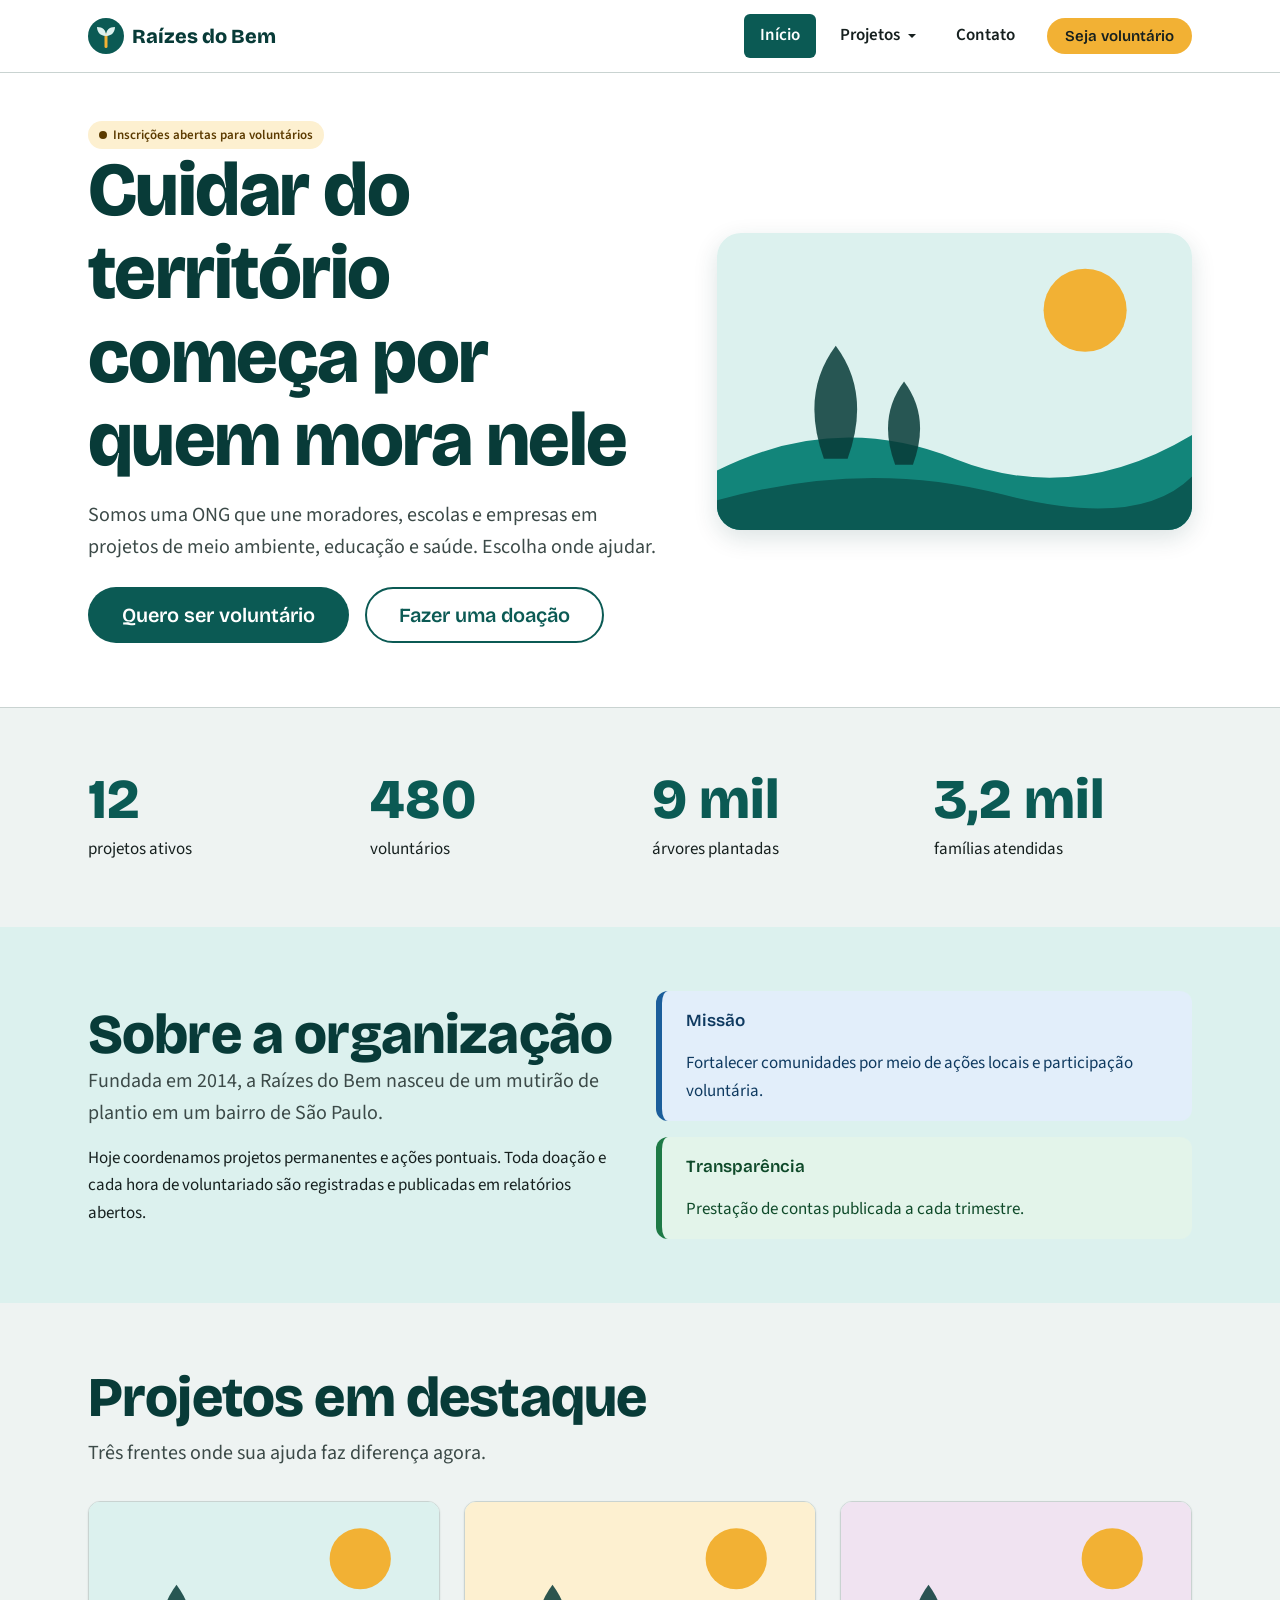
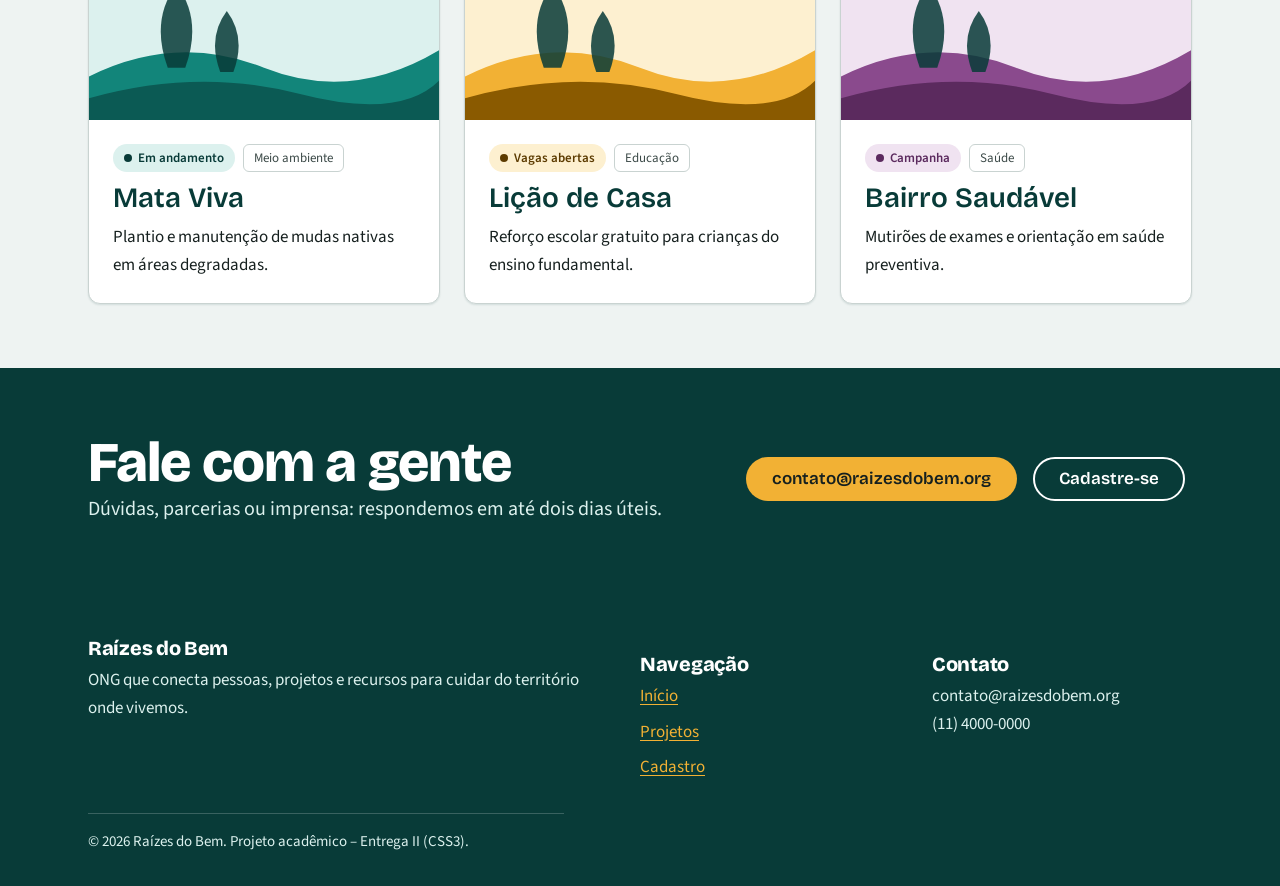
<file: index.html>
<!DOCTYPE html>
<html lang="pt-BR">
<head>
  <meta charset="UTF-8">
  <meta name="viewport" content="width=device-width, initial-scale=1">
  <title>Início | Raízes do Bem</title>
  <meta name="description" content="Raízes do Bem: ONG de meio ambiente, educação e saúde. Conheça os projetos, doe e seja voluntário.">
  <link rel="preconnect" href="https://fonts.googleapis.com">
  <link rel="preconnect" href="https://fonts.gstatic.com" crossorigin>
  <link href="https://fonts.googleapis.com/css2?family=Bricolage+Grotesque:wght@600;800&family=Source+Sans+3:wght@400;600&display=swap" rel="stylesheet">
  <link rel="stylesheet" href="css/main.css">
</head>
<body>
<a class="skip-link" href="#conteudo">Ir para o conteúdo</a>
<div class="page">
<header class="site-header">
  <div class="container site-header__bar">
    <a class="brand" href="index.html"><img class="brand__mark" src="images/logo.svg" alt="" width="36" height="36">Raízes do Bem</a>
    <input class="nav-toggle" type="checkbox" id="nav-toggle" aria-label="Abrir menu">
    <label class="nav-burger" for="nav-toggle"><span></span><span></span><span></span><span class="visually-hidden">Menu</span></label>
    <nav class="nav" aria-label="Principal">
      <ul class="nav__list">
        <li class="nav__item"><a class="nav__link" href="index.html" aria-current="page">Início</a></li>
        <li class="nav__item">
          <a class="nav__link nav__link--parent" href="projetos.html">Projetos</a>
          <ul class="submenu">
            <li><a href="projetos.html#meio-ambiente">Meio ambiente</a></li>
            <li><a href="projetos.html#educacao">Educação</a></li>
            <li><a href="projetos.html#saude">Saúde</a></li>
            <li><a href="projetos.html#como-doar">Como doar</a></li>
          </ul>
        </li>
        <li class="nav__item"><a class="nav__link" href="index.html#contato">Contato</a></li>
        <li class="nav__item nav__cta"><a class="btn btn--secondary btn--sm" href="cadastro.html">Seja voluntário</a></li>
      </ul>
    </nav>
  </div>
</header>
<main id="conteudo">
<section class="hero" aria-labelledby="titulo-hero">
  <div class="container hero__inner">
    <div>
      <span class="badge badge--secondary">Inscrições abertas para voluntários</span>
      <h1 id="titulo-hero">Cuidar do território começa por quem mora nele</h1>
      <p class="lead">Somos uma ONG que une moradores, escolas e empresas em projetos de meio ambiente, educação e saúde. Escolha onde ajudar.</p>
      <div class="hero__actions">
        <a class="btn btn--primary btn--lg" href="cadastro.html">Quero ser voluntário</a>
        <a class="btn btn--outline btn--lg" href="projetos.html#como-doar">Fazer uma doação</a>
      </div>
    </div>
    <div class="hero__media"><img src="images/hero.svg" alt="Ilustração de mudas crescendo sob o sol" width="800" height="500"></div>
  </div>
</section>

<section class="section" aria-labelledby="titulo-numeros">
  <div class="container">
    <h2 id="titulo-numeros" class="visually-hidden">Nossos números</h2>
    <div class="stats">
      <div><span class="stat">12</span><span>projetos ativos</span></div>
      <div><span class="stat">480</span><span>voluntários</span></div>
      <div><span class="stat">9 mil</span><span>árvores plantadas</span></div>
      <div><span class="stat">3,2 mil</span><span>famílias atendidas</span></div>
    </div>
  </div>
</section>

<section class="section section--tint" aria-labelledby="titulo-sobre">
  <div class="container grid grid--align-center grid--gap-lg">
    <div class="col-12 col-md-6">
      <h2 id="titulo-sobre">Sobre a organização</h2>
      <p class="lead">Fundada em 2014, a Raízes do Bem nasceu de um mutirão de plantio em um bairro de São Paulo.</p>
      <p>Hoje coordenamos projetos permanentes e ações pontuais. Toda doação e cada hora de voluntariado são registradas e publicadas em relatórios abertos.</p>
    </div>
    <div class="col-12 col-md-6">
      <ul class="stack" role="list">
        <li class="alert alert--info"><div><p class="alert__title">Missão</p><p>Fortalecer comunidades por meio de ações locais e participação voluntária.</p></div></li>
        <li class="alert alert--success"><div><p class="alert__title">Transparência</p><p>Prestação de contas publicada a cada trimestre.</p></div></li>
      </ul>
    </div>
  </div>
</section>

<section class="section" aria-labelledby="titulo-destaques">
  <div class="container">
    <div class="section__head"><h2 id="titulo-destaques">Projetos em destaque</h2><p class="lead">Três frentes onde sua ajuda faz diferença agora.</p></div>
    <div class="grid">
      <article class="card col-12 col-md-6 col-lg-4">
        <img class="card__media" src="images/projeto-mata.svg" alt="Ilustração de mudas de árvores" width="800" height="500" loading="lazy">
        <div class="card__body"><div class="card__meta"><span class="badge badge--primary">Em andamento</span><span class="tag">Meio ambiente</span></div><h3 class="card__title"><a href="projetos.html#meio-ambiente">Mata Viva</a></h3><p>Plantio e manutenção de mudas nativas em áreas degradadas.</p></div>
      </article>
      <article class="card col-12 col-md-6 col-lg-4">
        <img class="card__media" src="images/projeto-educacao.svg" alt="Ilustração de reforço escolar" width="800" height="500" loading="lazy">
        <div class="card__body"><div class="card__meta"><span class="badge badge--secondary">Vagas abertas</span><span class="tag">Educação</span></div><h3 class="card__title"><a href="projetos.html#educacao">Lição de Casa</a></h3><p>Reforço escolar gratuito para crianças do ensino fundamental.</p></div>
      </article>
      <article class="card col-12 col-md-6 col-lg-4">
        <img class="card__media" src="images/projeto-saude.svg" alt="Ilustração de campanha de saúde" width="800" height="500" loading="lazy">
        <div class="card__body"><div class="card__meta"><span class="badge badge--accent">Campanha</span><span class="tag">Saúde</span></div><h3 class="card__title"><a href="projetos.html#saude">Bairro Saudável</a></h3><p>Mutirões de exames e orientação em saúde preventiva.</p></div>
      </article>
    </div>
  </div>
</section>

<section class="section section--dark" id="contato" aria-labelledby="titulo-contato">
  <div class="container grid grid--align-center">
    <div class="col-12 col-lg-7"><h2 id="titulo-contato">Fale com a gente</h2><p class="lead">Dúvidas, parcerias ou imprensa: respondemos em até dois dias úteis.</p></div>
    <div class="col-12 col-lg-5 flex flex--wrap flex--gap-2"><a class="btn btn--secondary" href="mailto:contato@raizesdobem.org">contato@raizesdobem.org</a><a class="btn btn--outline" href="cadastro.html">Cadastre-se</a></div>
  </div>
</section>
</main>
<footer class="site-footer">
  <div class="container">
    <div class="site-footer__grid stack">
      <div><h2>Raízes do Bem</h2><p>ONG que conecta pessoas, projetos e recursos para cuidar do território onde vivemos.</p></div>
      <nav aria-label="Rodapé"><h2>Navegação</h2><ul><li><a href="index.html">Início</a></li><li><a href="projetos.html">Projetos</a></li><li><a href="cadastro.html">Cadastro</a></li></ul></nav>
      <div><h2>Contato</h2><p>contato@raizesdobem.org<br>(11) 4000-0000</p></div>
    </div>
    <p class="site-footer__bottom">© 2026 Raízes do Bem. Projeto acadêmico – Entrega II (CSS3).</p>
  </div>
</footer>
</div>
<script src="js/main.js" defer></script>
</body>
</html>
</file>
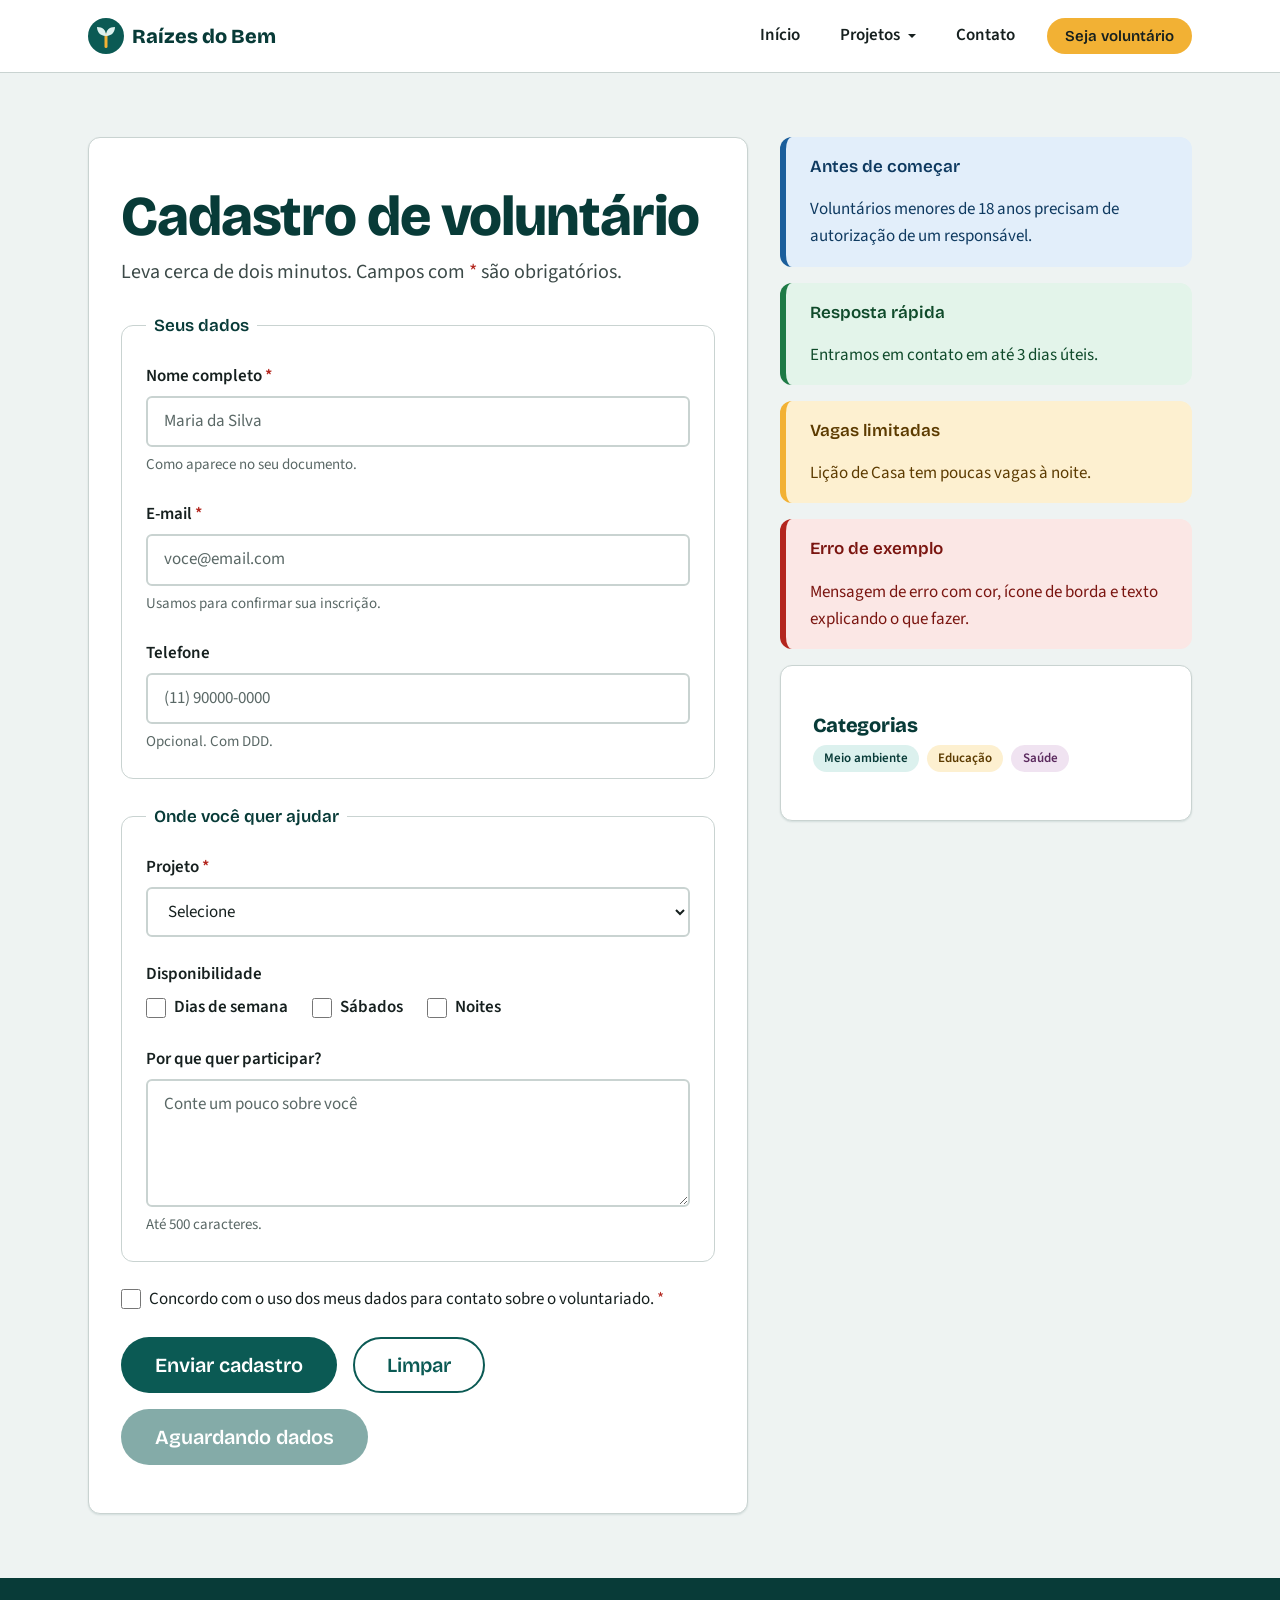
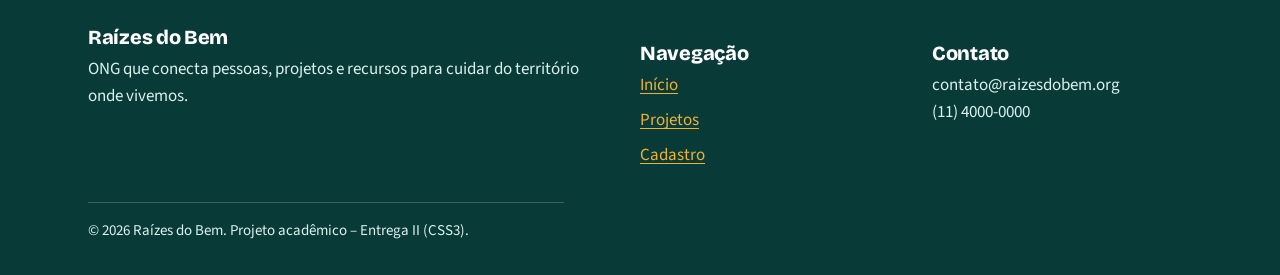
<file: cadastro.html>
<!DOCTYPE html>
<html lang="pt-BR">
<head>
  <meta charset="UTF-8">
  <meta name="viewport" content="width=device-width, initial-scale=1">
  <title>Cadastro de voluntário | Raízes do Bem</title>
  <meta name="description" content="Cadastre-se como voluntário da Raízes do Bem e escolha o projeto em que quer ajudar.">
  <link rel="preconnect" href="https://fonts.googleapis.com">
  <link rel="preconnect" href="https://fonts.gstatic.com" crossorigin>
  <link href="https://fonts.googleapis.com/css2?family=Bricolage+Grotesque:wght@600;800&family=Source+Sans+3:wght@400;600&display=swap" rel="stylesheet">
  <link rel="stylesheet" href="css/main.css">
</head>
<body>
<a class="skip-link" href="#conteudo">Ir para o conteúdo</a>
<div class="page">
<header class="site-header">
  <div class="container site-header__bar">
    <a class="brand" href="index.html"><img class="brand__mark" src="images/logo.svg" alt="" width="36" height="36">Raízes do Bem</a>
    <input class="nav-toggle" type="checkbox" id="nav-toggle" aria-label="Abrir menu">
    <label class="nav-burger" for="nav-toggle"><span></span><span></span><span></span><span class="visually-hidden">Menu</span></label>
    <nav class="nav" aria-label="Principal">
      <ul class="nav__list">
        <li class="nav__item"><a class="nav__link" href="index.html">Início</a></li>
        <li class="nav__item">
          <a class="nav__link nav__link--parent" href="projetos.html">Projetos</a>
          <ul class="submenu">
            <li><a href="projetos.html#meio-ambiente">Meio ambiente</a></li>
            <li><a href="projetos.html#educacao">Educação</a></li>
            <li><a href="projetos.html#saude">Saúde</a></li>
            <li><a href="projetos.html#como-doar">Como doar</a></li>
          </ul>
        </li>
        <li class="nav__item"><a class="nav__link" href="index.html#contato">Contato</a></li>
        <li class="nav__item nav__cta"><a class="btn btn--secondary btn--sm" href="cadastro.html" aria-current="page">Seja voluntário</a></li>
      </ul>
    </nav>
  </div>
</header>
<main id="conteudo">
<section class="section">
  <div class="container layout-form">
    <div class="panel">
      <h1 style="font-size:var(--text-3xl)">Cadastro de voluntário</h1>
      <p class="lead" style="margin-block:var(--space-1) var(--space-3)">Leva cerca de dois minutos. Campos com <span class="field__req">*</span> são obrigatórios.</p>
      <form class="form">
        <noscript><p>Ative o JavaScript para testar o cadastro.</p></noscript>
        <fieldset class="fieldset"><legend>Seus dados</legend>
          <div class="field"><label for="nome">Nome completo <span class="field__req">*</span></label>
            <input class="input" id="nome" name="nome" type="text" autocomplete="name" required minlength="5" placeholder="Maria da Silva">
            <span class="field__hint">Como aparece no seu documento.</span><span class="field__error">Informe nome e sobrenome (mínimo 5 letras).</span><span class="field__ok">Tudo certo.</span></div>
          <div class="field"><label for="email">E-mail <span class="field__req">*</span></label>
            <input class="input" id="email" name="email" type="email" autocomplete="email" required placeholder="voce@email.com">
            <span class="field__hint">Usamos para confirmar sua inscrição.</span><span class="field__error">Digite um e-mail válido, como voce@email.com.</span><span class="field__ok">E-mail válido.</span></div>
          <div class="field"><label for="tel">Telefone</label>
            <input class="input" id="tel" name="tel" type="tel" autocomplete="tel" pattern="(?:\([0-9]{2}\)|[0-9]{2})\s?[0-9]{4,5}\-?[0-9]{4}" placeholder="(11) 90000-0000">
            <span class="field__hint">Opcional. Com DDD.</span><span class="field__error">Use o formato (11) 90000-0000.</span><span class="field__ok">Telefone válido.</span></div>
        </fieldset>
        <fieldset class="fieldset"><legend>Onde você quer ajudar</legend>
          <div class="field"><label for="projeto">Projeto <span class="field__req">*</span></label>
            <select class="select" id="projeto" name="projeto" required><option value="">Selecione</option><option>Mata Viva</option><option>Lição de Casa</option><option>Bairro Saudável</option></select>
            <span class="field__error">Escolha um projeto.</span></div>
          <div class="field"><span class="field__label">Disponibilidade</span>
            <div class="choice-group"><label class="choice"><input type="checkbox" name="disp" value="semana"> Dias de semana</label><label class="choice"><input type="checkbox" name="disp" value="sabado"> Sábados</label><label class="choice"><input type="checkbox" name="disp" value="noite"> Noites</label></div></div>
          <div class="field"><label for="msg">Por que quer participar?</label>
            <textarea class="textarea" id="msg" name="msg" maxlength="500" placeholder="Conte um pouco sobre você"></textarea><span class="field__hint">Até 500 caracteres.</span></div>
        </fieldset>
        <label class="choice"><input type="checkbox" name="lgpd" required> <span>Concordo com o uso dos meus dados para contato sobre o voluntariado. <span class="field__req">*</span></span></label>
        <div class="form__actions"><button class="btn btn--primary btn--lg" type="submit" disabled data-submit>Enviar cadastro</button><button class="btn btn--outline btn--lg" type="reset">Limpar</button><button class="btn btn--primary btn--lg" type="button" disabled>Aguardando dados</button></div>
      </form>
    </div>

    <aside class="stack" aria-label="Informações">
      <div class="alert alert--info"><div><p class="alert__title">Antes de começar</p><p>Voluntários menores de 18 anos precisam de autorização de um responsável.</p></div></div>
      <div class="alert alert--success"><div><p class="alert__title">Resposta rápida</p><p>Entramos em contato em até 3 dias úteis.</p></div></div>
      <div class="alert alert--warning"><div><p class="alert__title">Vagas limitadas</p><p>Lição de Casa tem poucas vagas à noite.</p></div></div>
      <div class="alert alert--danger"><div><p class="alert__title">Erro de exemplo</p><p>Mensagem de erro com cor, ícone de borda e texto explicando o que fazer.</p></div></div>
      <div class="panel"><h2 style="font-size:var(--text-lg)">Categorias</h2><ul class="tag-list" style="margin-top:var(--space-1)"><li><span class="badge badge--primary badge--plain">Meio ambiente</span></li><li><span class="badge badge--secondary badge--plain">Educação</span></li><li><span class="badge badge--accent badge--plain">Saúde</span></li></ul></div>
    </aside>
  </div>
</section>
<div class="toast toast--success" id="toast-cadastro" role="status"><div><p class="alert__title">Cadastro enviado</p><p class="text-sm">Recebemos seus dados. Fique de olho no e-mail.</p></div></div>
</main>
<footer class="site-footer">
  <div class="container">
    <div class="site-footer__grid stack">
      <div><h2>Raízes do Bem</h2><p>ONG que conecta pessoas, projetos e recursos para cuidar do território onde vivemos.</p></div>
      <nav aria-label="Rodapé"><h2>Navegação</h2><ul><li><a href="index.html">Início</a></li><li><a href="projetos.html">Projetos</a></li><li><a href="cadastro.html">Cadastro</a></li></ul></nav>
      <div><h2>Contato</h2><p>contato@raizesdobem.org<br>(11) 4000-0000</p></div>
    </div>
    <p class="site-footer__bottom">© 2026 Raízes do Bem. Projeto acadêmico – Entrega II (CSS3).</p>
  </div>
</footer>
</div>
<script src="js/main.js" defer></script>
</body>
</html>
</file>
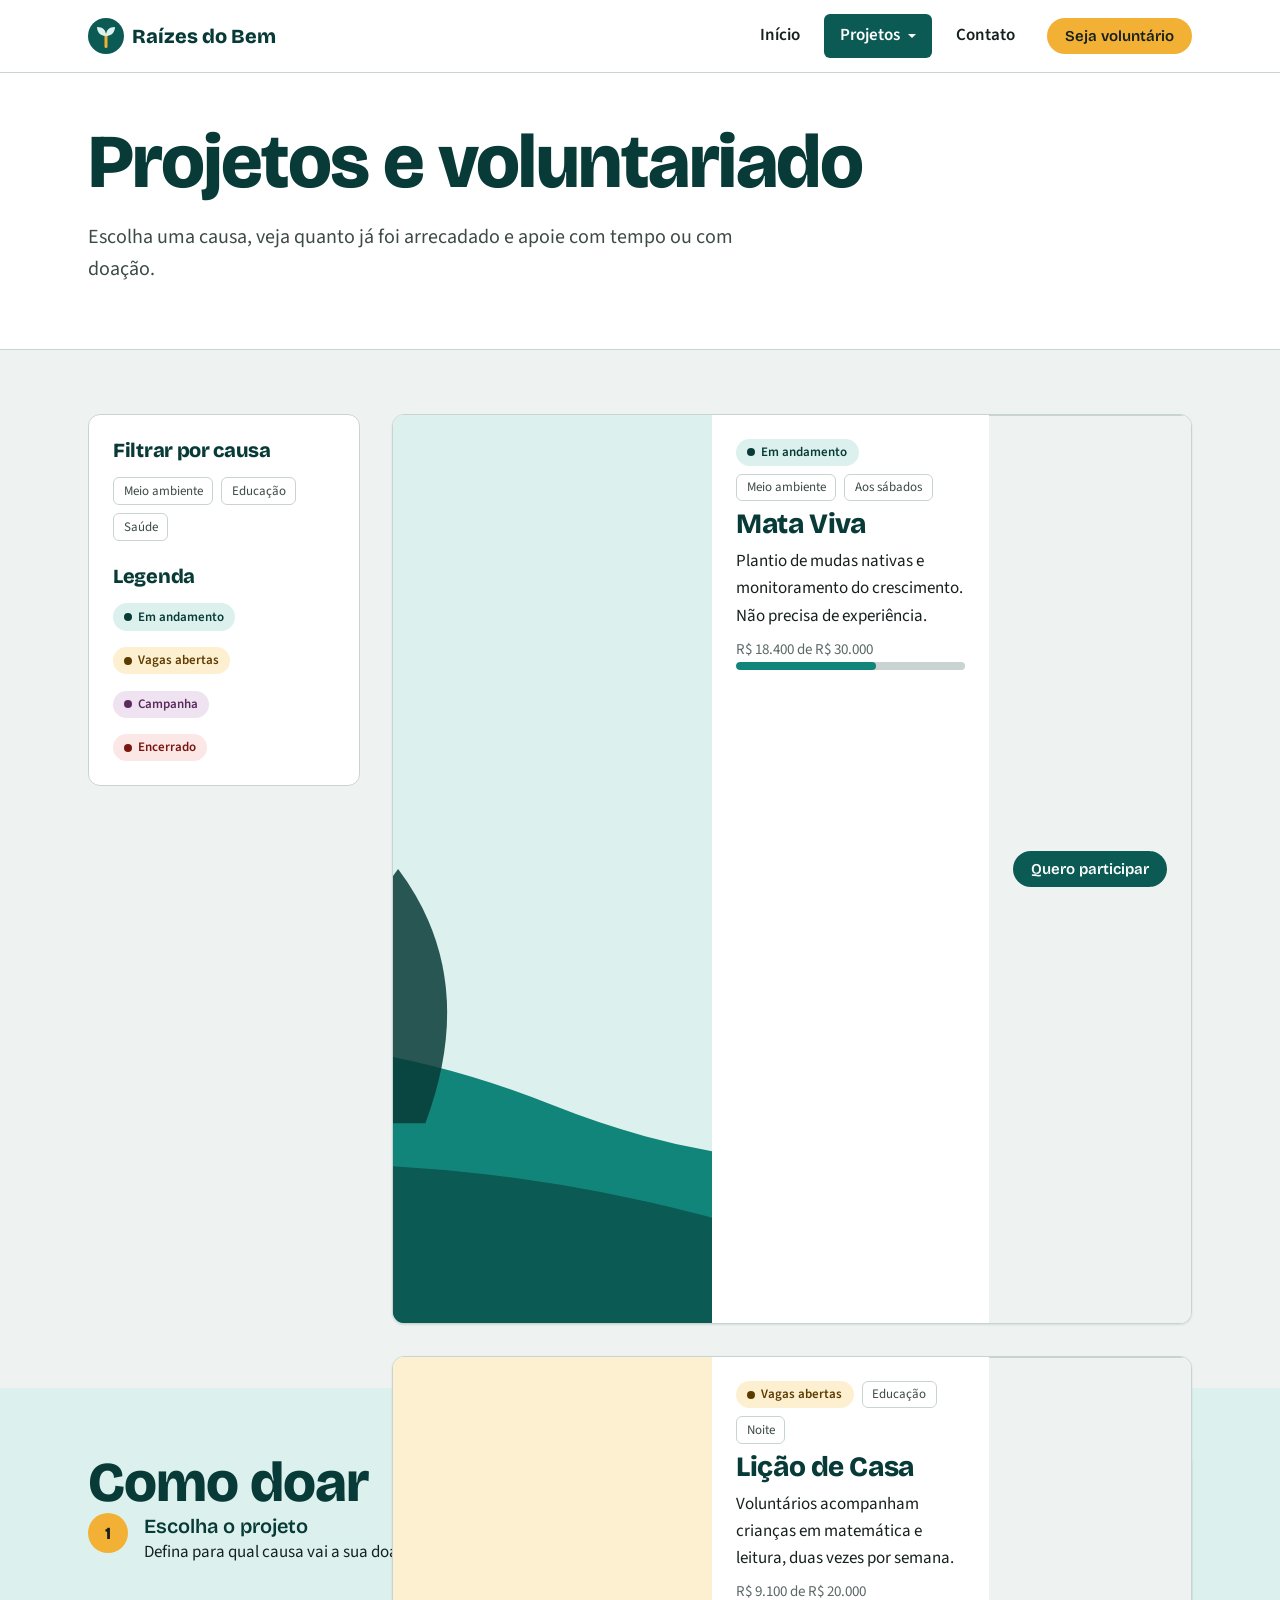
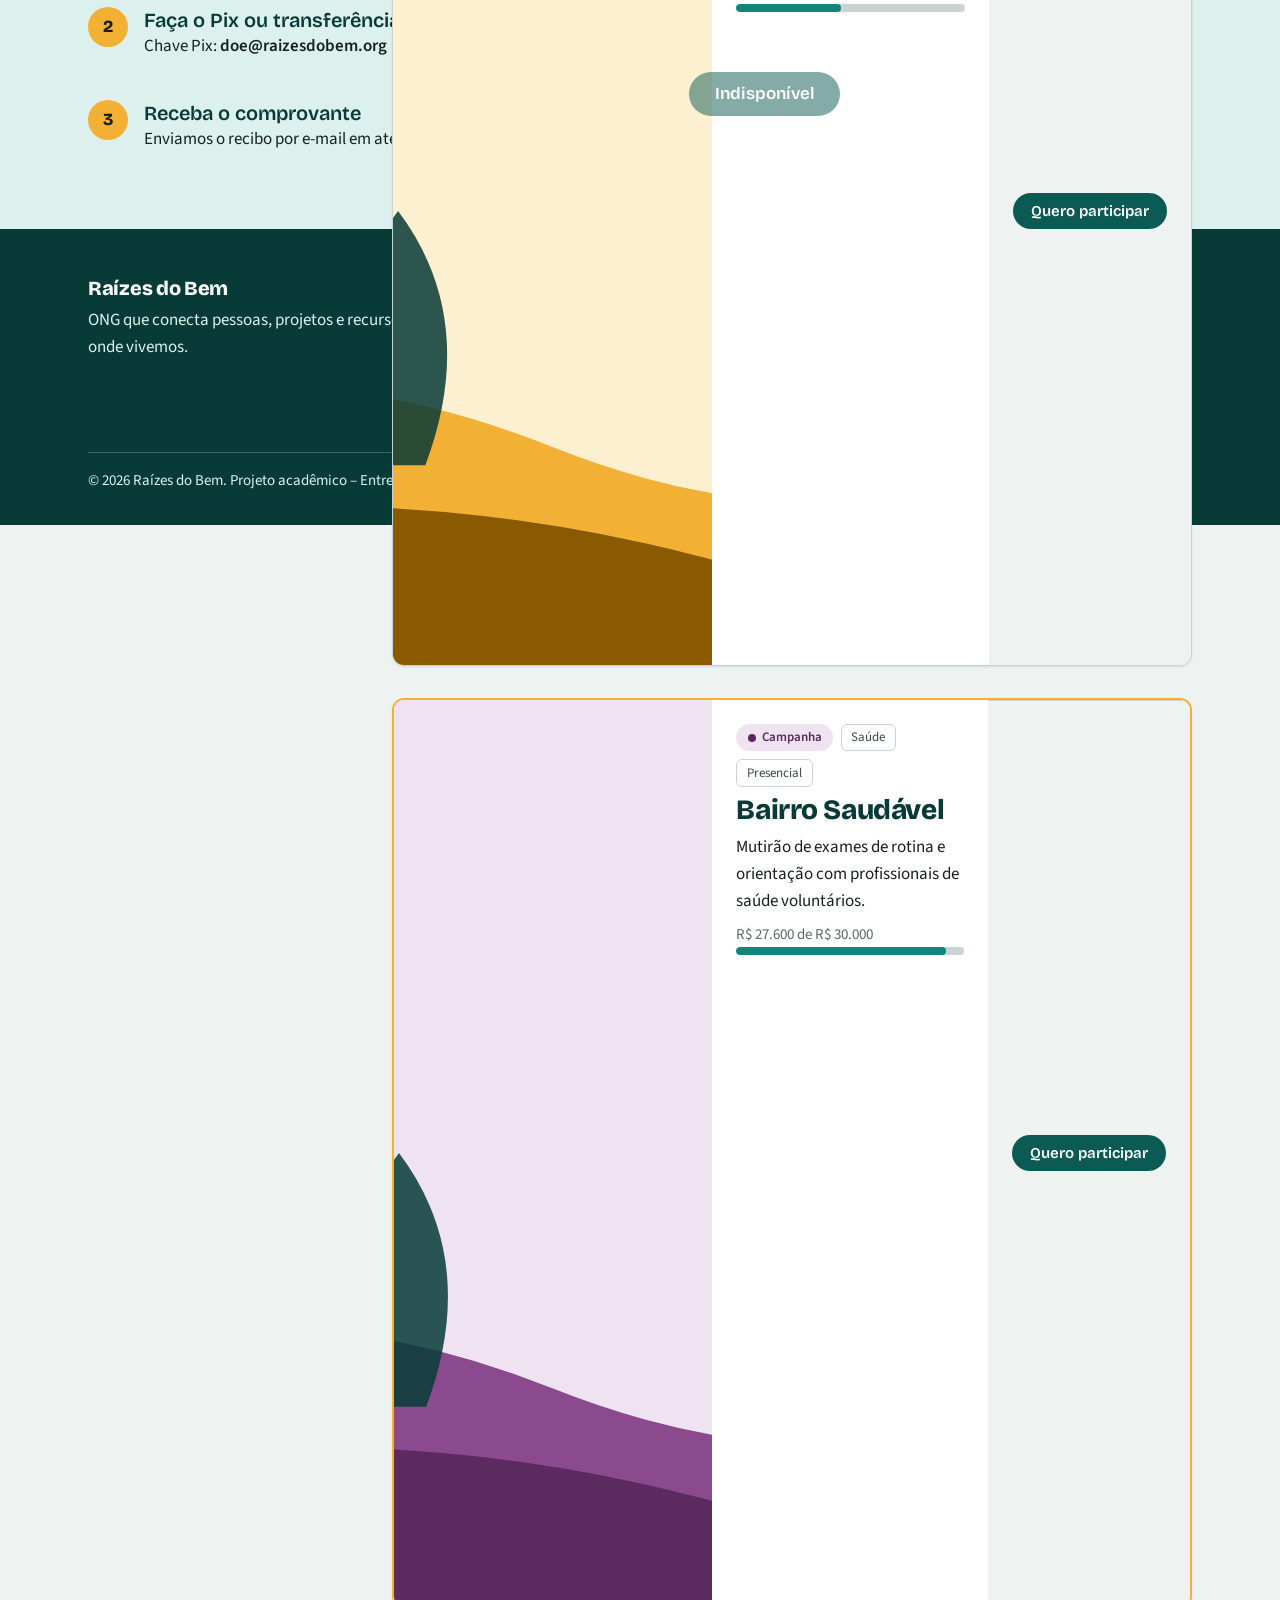
<file: projetos.html>
<!DOCTYPE html>
<html lang="pt-BR">
<head>
  <meta charset="UTF-8">
  <meta name="viewport" content="width=device-width, initial-scale=1">
  <title>Projetos | Raízes do Bem</title>
  <meta name="description" content="Conheça os projetos da Raízes do Bem, veja como doar e como ser voluntário.">
  <link rel="preconnect" href="https://fonts.googleapis.com">
  <link rel="preconnect" href="https://fonts.gstatic.com" crossorigin>
  <link href="https://fonts.googleapis.com/css2?family=Bricolage+Grotesque:wght@600;800&family=Source+Sans+3:wght@400;600&display=swap" rel="stylesheet">
  <link rel="stylesheet" href="css/main.css">
</head>
<body>
<a class="skip-link" href="#conteudo">Ir para o conteúdo</a>
<div class="page">
<header class="site-header">
  <div class="container site-header__bar">
    <a class="brand" href="index.html"><img class="brand__mark" src="images/logo.svg" alt="" width="36" height="36">Raízes do Bem</a>
    <input class="nav-toggle" type="checkbox" id="nav-toggle" aria-label="Abrir menu">
    <label class="nav-burger" for="nav-toggle"><span></span><span></span><span></span><span class="visually-hidden">Menu</span></label>
    <nav class="nav" aria-label="Principal">
      <ul class="nav__list">
        <li class="nav__item"><a class="nav__link" href="index.html">Início</a></li>
        <li class="nav__item">
          <a class="nav__link nav__link--parent" href="projetos.html" aria-current="page">Projetos</a>
          <ul class="submenu">
            <li><a href="projetos.html#meio-ambiente">Meio ambiente</a></li>
            <li><a href="projetos.html#educacao">Educação</a></li>
            <li><a href="projetos.html#saude">Saúde</a></li>
            <li><a href="projetos.html#como-doar">Como doar</a></li>
          </ul>
        </li>
        <li class="nav__item"><a class="nav__link" href="index.html#contato">Contato</a></li>
        <li class="nav__item nav__cta"><a class="btn btn--secondary btn--sm" href="cadastro.html">Seja voluntário</a></li>
      </ul>
    </nav>
  </div>
</header>
<main id="conteudo">
<section class="hero" aria-labelledby="titulo-projetos">
  <div class="container"><h1 id="titulo-projetos">Projetos e voluntariado</h1><p class="lead">Escolha uma causa, veja quanto já foi arrecadado e apoie com tempo ou com doação.</p></div>
</section>

<section class="section">
  <div class="container layout-sidebar">
    <aside class="sidebar" aria-label="Filtros">
      <h2>Filtrar por causa</h2>
      <ul class="tag-list"><li><a class="tag" href="#meio-ambiente">Meio ambiente</a></li><li><a class="tag" href="#educacao">Educação</a></li><li><a class="tag" href="#saude">Saúde</a></li></ul>
      <h2 style="margin-top:var(--space-3)">Legenda</h2>
      <ul class="stack" role="list"><li><span class="badge badge--primary">Em andamento</span></li><li><span class="badge badge--secondary">Vagas abertas</span></li><li><span class="badge badge--accent">Campanha</span></li><li><span class="badge badge--danger">Encerrado</span></li></ul>
    </aside>

    <div class="stack--lg stack">
      <article class="card card--horizontal" id="meio-ambiente">
        <img class="card__media" src="images/projeto-mata.svg" alt="Ilustração de mudas de árvores" width="800" height="500" loading="lazy">
        <div class="card__body">
          <div class="card__meta"><span class="badge badge--primary">Em andamento</span><span class="tag">Meio ambiente</span><span class="tag">Aos sábados</span></div>
          <h2 class="card__title">Mata Viva</h2>
          <p>Plantio de mudas nativas e monitoramento do crescimento. Não precisa de experiência.</p>
          <div><p class="text-sm text-muted">R$ 18.400 de R$ 30.000</p><div class="progress" role="progressbar" aria-label="Meta arrecadada" aria-valuemin="0" aria-valuemax="100" aria-valuenow="61"><span style="width:61%"></span></div></div>
        </div>
        <div class="card__footer"><a class="btn btn--primary btn--sm" href="cadastro.html">Quero participar</a></div>
      </article>
      <article class="card card--horizontal" id="educacao">
        <img class="card__media" src="images/projeto-educacao.svg" alt="Ilustração de reforço escolar" width="800" height="500" loading="lazy">
        <div class="card__body">
          <div class="card__meta"><span class="badge badge--secondary">Vagas abertas</span><span class="tag">Educação</span><span class="tag">Noite</span></div>
          <h2 class="card__title">Lição de Casa</h2>
          <p>Voluntários acompanham crianças em matemática e leitura, duas vezes por semana.</p>
          <div><p class="text-sm text-muted">R$ 9.100 de R$ 20.000</p><div class="progress" role="progressbar" aria-label="Meta arrecadada" aria-valuemin="0" aria-valuemax="100" aria-valuenow="46"><span style="width:46%"></span></div></div>
        </div>
        <div class="card__footer"><a class="btn btn--primary btn--sm" href="cadastro.html">Quero participar</a></div>
      </article>
      <article class="card card--horizontal card--highlight" id="saude">
        <img class="card__media" src="images/projeto-saude.svg" alt="Ilustração de campanha de saúde" width="800" height="500" loading="lazy">
        <div class="card__body">
          <div class="card__meta"><span class="badge badge--accent">Campanha</span><span class="tag">Saúde</span><span class="tag">Presencial</span></div>
          <h2 class="card__title">Bairro Saudável</h2>
          <p>Mutirão de exames de rotina e orientação com profissionais de saúde voluntários.</p>
          <div><p class="text-sm text-muted">R$ 27.600 de R$ 30.000</p><div class="progress" role="progressbar" aria-label="Meta arrecadada" aria-valuemin="0" aria-valuemax="100" aria-valuenow="92"><span style="width:92%"></span></div></div>
        </div>
        <div class="card__footer"><a class="btn btn--primary btn--sm" href="cadastro.html">Quero participar</a></div>
      </article>
    </div>
  </div>
</section>

<section class="section section--tint" id="como-doar" aria-labelledby="titulo-doar">
  <div class="container grid grid--gap-lg">
    <div class="col-12 col-lg-6">
      <h2 id="titulo-doar">Como doar</h2>
      <ol class="steps stack">
        <li><div><h3 class="text-lg">Escolha o projeto</h3><p>Defina para qual causa vai a sua doação.</p></div></li>
        <li><div><h3 class="text-lg">Faça o Pix ou transferência</h3><p>Chave Pix: <strong>doe@raizesdobem.org</strong></p></div></li>
        <li><div><h3 class="text-lg">Receba o comprovante</h3><p>Enviamos o recibo por e-mail em até 48 horas.</p></div></li>
      </ol>
    </div>
    <div class="col-12 col-lg-6">
      <div class="panel stack">
        <h3>Doação em um clique</h3>
        <p>Veja a confirmação antes de seguir para o pagamento.</p>
        <div class="flex flex--wrap flex--gap-2"><a class="btn btn--primary" href="#modal-doacao">Doar agora</a><a class="btn btn--outline" href="#toast-lembrete">Lembrar depois</a><button class="btn btn--primary" type="button" disabled>Indisponível</button></div>
      </div>
    </div>
  </div>
</section>

<div class="modal" id="modal-doacao" role="dialog" aria-modal="true" aria-labelledby="modal-titulo">
  <a class="modal__backdrop" href="#como-doar" aria-label="Fechar"></a>
  <div class="modal__dialog">
    <h2 id="modal-titulo" class="text-lg" style="font-size:var(--text-2xl)">Confirmar doação</h2>
    <p>Você será direcionado ao pagamento seguro. Toda doação recebe recibo por e-mail.</p>
    <div class="alert alert--warning"><p>Doações não são reembolsáveis após o envio do comprovante.</p></div>
    <div class="modal__actions"><a class="btn btn--outline" href="#como-doar">Cancelar</a><a class="btn btn--primary" href="#toast-doacao">Confirmar</a></div>
  </div>
</div>
<div class="toast toast--success" id="toast-doacao" role="status"><div><p class="alert__title">Doação registrada</p><p class="text-sm">Obrigado! Enviamos o recibo para o seu e-mail.</p></div></div>
<div class="toast" id="toast-lembrete" role="status"><div><p class="alert__title">Lembrete criado</p><p class="text-sm">Avisaremos você em 7 dias.</p></div></div>
</main>
<footer class="site-footer">
  <div class="container">
    <div class="site-footer__grid stack">
      <div><h2>Raízes do Bem</h2><p>ONG que conecta pessoas, projetos e recursos para cuidar do território onde vivemos.</p></div>
      <nav aria-label="Rodapé"><h2>Navegação</h2><ul><li><a href="index.html">Início</a></li><li><a href="projetos.html">Projetos</a></li><li><a href="cadastro.html">Cadastro</a></li></ul></nav>
      <div><h2>Contato</h2><p>contato@raizesdobem.org<br>(11) 4000-0000</p></div>
    </div>
    <p class="site-footer__bottom">© 2026 Raízes do Bem. Projeto acadêmico – Entrega II (CSS3).</p>
  </div>
</footer>
</div>
<script src="js/main.js" defer></script>
</body>
</html>
</file>
<file: css/main.css>
/* CSS principal consolidado para evitar falhas de carregamento dos @import. */


/* ===== variables.css ===== */

/* ==========================================================
   DESIGN SYSTEM – tokens (variáveis CSS customizadas)
   Breakpoints (mobile-first, min-width):
   sm 480px | md 768px | lg 1024px | xl 1280px | xxl 1536px
   ========================================================== */
:root {
  /* ---------- Cores primárias (verde-água "mata") ---------- */
  --color-primary-900: #083b38;
  --color-primary-700: #0b5a54;
  --color-primary-500: #12857a;
  --color-primary-100: #dcf1ee;

  /* ---------- Cores secundárias (amarelo "ipê") ---------- */
  --color-secondary-700: #8a5a00;
  --color-secondary-500: #f2b134;
  --color-secondary-100: #fdf0d0;

  /* ---------- Cor de destaque (roxo "jabuticaba") ---------- */
  --color-accent-700: #5b2a5e;
  --color-accent-100: #f0e3f1;

  /* ---------- Neutras ---------- */
  --color-neutral-900: #16201f;
  --color-neutral-700: #3c4a48;
  --color-neutral-500: #5a6866;
  --color-neutral-300: #c9d3d1;
  --color-neutral-100: #eef3f2;
  --color-neutral-0:   #ffffff;

  /* ---------- Feedback ---------- */
  --color-success: #1e7a46;
  --color-success-bg: #e3f4ea;
  --color-warning: #8a5a00;
  --color-warning-bg: #fdf0d0;
  --color-danger: #b3261e;
  --color-danger-bg: #fbe7e5;
  --color-info: #1b5e9b;
  --color-info-bg: #e2eefa;

  /* ---------- Papéis semânticos ---------- */
  --color-bg: var(--color-neutral-100);
  --color-surface: var(--color-neutral-0);
  --color-text: var(--color-neutral-900);
  --color-text-muted: var(--color-neutral-500);
  --color-border: var(--color-neutral-300);
  --color-link: var(--color-primary-700);
  --color-focus: var(--color-accent-700);

  /* ---------- Tipografia ---------- */
  --font-display: "Bricolage Grotesque", "Trebuchet MS", system-ui, sans-serif;
  --font-body: "Source Sans 3", "Segoe UI", system-ui, -apple-system, sans-serif;

  --text-xs:  0.8125rem;                        /* 13px */
  --text-sm:  0.9375rem;                        /* 15px */
  --text-base: 1.0625rem;                       /* 17px */
  --text-lg:  1.25rem;                          /* 20px */
  --text-xl:  clamp(1.375rem, 1.2rem + 0.8vw, 1.75rem);
  --text-2xl: clamp(1.75rem, 1.4rem + 1.5vw, 2.5rem);
  --text-3xl: clamp(2.25rem, 1.6rem + 2.8vw, 3.5rem);
  --text-4xl: clamp(2.75rem, 1.8rem + 4.2vw, 4.75rem);

  --weight-regular: 400;
  --weight-semibold: 600;
  --weight-bold: 800;

  --leading-tight: 1.1;
  --leading-snug: 1.3;
  --leading-normal: 1.6;

  /* ---------- Espaçamento modular ---------- */
  --space-1: 0.5rem;   /*  8px */
  --space-2: 1rem;     /* 16px */
  --space-3: 1.5rem;   /* 24px */
  --space-4: 2rem;     /* 32px */
  --space-6: 3rem;     /* 48px */
  --space-8: 4rem;     /* 64px */

  /* ---------- Bordas, sombras, camadas ---------- */
  --radius-sm: 6px;
  --radius-md: 12px;
  --radius-lg: 24px;
  --radius-pill: 999px;
  --border: 1px solid var(--color-border);
  --shadow-sm: 0 1px 2px rgb(8 59 56 / 12%);
  --shadow-md: 0 8px 24px rgb(8 59 56 / 14%);
  --shadow-lg: 0 20px 48px rgb(8 59 56 / 22%);

  --z-header: 100;
  --z-dropdown: 200;
  --z-modal: 500;
  --z-toast: 600;

  --container-max: 1200px;
  --gutter: var(--space-3);
  --transition: 180ms ease;
}



/* ===== reset.css ===== */

/* Reset moderno e acessibilidade básica */
*, *::before, *::after { box-sizing: border-box; }
* { margin: 0; }
html { -webkit-text-size-adjust: 100%; scroll-behavior: smooth; scroll-padding-top: 5rem; }
body {
  min-height: 100vh;
  font-family: var(--font-body);
  font-size: var(--text-base);
  line-height: var(--leading-normal);
  color: var(--color-text);
  background: var(--color-bg);
  -webkit-font-smoothing: antialiased;
}
img, svg, picture { display: block; max-width: 100%; height: auto; }
input, button, textarea, select { font: inherit; color: inherit; }
ul[role="list"], ol[role="list"] { list-style: none; padding: 0; }
a { color: var(--color-link); text-underline-offset: 0.2em; }
a:hover { color: var(--color-primary-900); }

:focus-visible {
  outline: 3px solid var(--color-focus);
  outline-offset: 3px;
  border-radius: var(--radius-sm);
}

.visually-hidden {
  position: absolute !important; width: 1px; height: 1px; margin: -1px; padding: 0;
  overflow: hidden; clip: rect(0 0 0 0); white-space: nowrap; border: 0;
}
.skip-link {
  position: absolute; left: var(--space-2); top: -100px; z-index: 1000;
  background: var(--color-neutral-900); color: var(--color-neutral-0);
  padding: var(--space-1) var(--space-2); border-radius: var(--radius-sm);
}
.skip-link:focus { top: var(--space-1); color: var(--color-neutral-0); }

@media (prefers-reduced-motion: reduce) {
  *, *::before, *::after {
    animation-duration: 0.01ms !important; animation-iteration-count: 1 !important;
    transition-duration: 0.01ms !important; scroll-behavior: auto !important;
  }
}



/* ===== typography.css ===== */

/* Tipografia hierárquica (8 tamanhos: xs → 4xl) */
h1, h2, h3, h4 { font-family: var(--font-display); line-height: var(--leading-tight); color: var(--color-primary-900); text-wrap: balance; }
h1 { font-size: var(--text-4xl); font-weight: var(--weight-bold); letter-spacing: -0.02em; }
h2 { font-size: var(--text-3xl); font-weight: var(--weight-bold); letter-spacing: -0.015em; }
h3 { font-size: var(--text-2xl); font-weight: var(--weight-semibold); line-height: var(--leading-snug); }
h4 { font-size: var(--text-xl);  font-weight: var(--weight-semibold); line-height: var(--leading-snug); }
p  { max-inline-size: 68ch; }
p + p { margin-top: var(--space-2); }
small, .text-xs { font-size: var(--text-xs); }
.text-sm { font-size: var(--text-sm); }
.text-lg { font-size: var(--text-lg); }
.lead { font-size: var(--text-lg); color: var(--color-neutral-700); }
.text-muted { color: var(--color-text-muted); }
strong { font-weight: var(--weight-semibold); }
.stat { font-family: var(--font-display); font-size: var(--text-3xl); font-weight: var(--weight-bold); color: var(--color-primary-700); line-height: 1; }



/* ===== grid.css ===== */

/* ==========================================================
   Sistema de grid customizado – 12 colunas, mobile-first
   Uso: <div class="grid"><div class="col-12 col-md-6 col-lg-4">…
   Breakpoints: sm 480 | md 768 | lg 1024 | xl 1280 | xxl 1536
   ========================================================== */
.container { width: 100%; max-width: var(--container-max); margin-inline: auto; padding-inline: var(--gutter); }
.container--narrow { max-width: 760px; }

.grid { display: grid; grid-template-columns: repeat(12, minmax(0, 1fr)); gap: var(--space-3); }
.grid--gap-sm { gap: var(--space-2); }
.grid--gap-lg { gap: var(--space-4); }
.grid > * { grid-column: span 12; }
.grid--align-center { align-items: center; }
.grid--align-start { align-items: start; }
.col-1 { grid-column: span 1; }
.col-2 { grid-column: span 2; }
.col-3 { grid-column: span 3; }
.col-4 { grid-column: span 4; }
.col-5 { grid-column: span 5; }
.col-6 { grid-column: span 6; }
.col-7 { grid-column: span 7; }
.col-8 { grid-column: span 8; }
.col-9 { grid-column: span 9; }
.col-10 { grid-column: span 10; }
.col-11 { grid-column: span 11; }
.col-12 { grid-column: span 12; }
@media (min-width: 480px) {
  .col-sm-1 { grid-column: span 1; }
  .col-sm-2 { grid-column: span 2; }
  .col-sm-3 { grid-column: span 3; }
  .col-sm-4 { grid-column: span 4; }
  .col-sm-5 { grid-column: span 5; }
  .col-sm-6 { grid-column: span 6; }
  .col-sm-7 { grid-column: span 7; }
  .col-sm-8 { grid-column: span 8; }
  .col-sm-9 { grid-column: span 9; }
  .col-sm-10 { grid-column: span 10; }
  .col-sm-11 { grid-column: span 11; }
  .col-sm-12 { grid-column: span 12; }
}
@media (min-width: 768px) {
  .col-md-1 { grid-column: span 1; }
  .col-md-2 { grid-column: span 2; }
  .col-md-3 { grid-column: span 3; }
  .col-md-4 { grid-column: span 4; }
  .col-md-5 { grid-column: span 5; }
  .col-md-6 { grid-column: span 6; }
  .col-md-7 { grid-column: span 7; }
  .col-md-8 { grid-column: span 8; }
  .col-md-9 { grid-column: span 9; }
  .col-md-10 { grid-column: span 10; }
  .col-md-11 { grid-column: span 11; }
  .col-md-12 { grid-column: span 12; }
}
@media (min-width: 1024px) {
  .col-lg-1 { grid-column: span 1; }
  .col-lg-2 { grid-column: span 2; }
  .col-lg-3 { grid-column: span 3; }
  .col-lg-4 { grid-column: span 4; }
  .col-lg-5 { grid-column: span 5; }
  .col-lg-6 { grid-column: span 6; }
  .col-lg-7 { grid-column: span 7; }
  .col-lg-8 { grid-column: span 8; }
  .col-lg-9 { grid-column: span 9; }
  .col-lg-10 { grid-column: span 10; }
  .col-lg-11 { grid-column: span 11; }
  .col-lg-12 { grid-column: span 12; }
}
@media (min-width: 1280px) {
  .col-xl-1 { grid-column: span 1; }
  .col-xl-2 { grid-column: span 2; }
  .col-xl-3 { grid-column: span 3; }
  .col-xl-4 { grid-column: span 4; }
  .col-xl-5 { grid-column: span 5; }
  .col-xl-6 { grid-column: span 6; }
  .col-xl-7 { grid-column: span 7; }
  .col-xl-8 { grid-column: span 8; }
  .col-xl-9 { grid-column: span 9; }
  .col-xl-10 { grid-column: span 10; }
  .col-xl-11 { grid-column: span 11; }
  .col-xl-12 { grid-column: span 12; }
}
@media (min-width: 1536px) {
  .col-xxl-1 { grid-column: span 1; }
  .col-xxl-2 { grid-column: span 2; }
  .col-xxl-3 { grid-column: span 3; }
  .col-xxl-4 { grid-column: span 4; }
  .col-xxl-5 { grid-column: span 5; }
  .col-xxl-6 { grid-column: span 6; }
  .col-xxl-7 { grid-column: span 7; }
  .col-xxl-8 { grid-column: span 8; }
  .col-xxl-9 { grid-column: span 9; }
  .col-xxl-10 { grid-column: span 10; }
  .col-xxl-11 { grid-column: span 11; }
  .col-xxl-12 { grid-column: span 12; }
}
/* Deslocamento de colunas */
@media (min-width: 1024px) {
  .col-start-lg-2 { grid-column-start: 2; }
  .col-start-lg-3 { grid-column-start: 3; }
}



/* ===== layout.css ===== */

/* ==========================================================
   Layout principal: CSS Grid na estrutura da página
   (header / main / footer) + layouts por tipo de conteúdo
   ========================================================== */
.page {
  display: grid;
  grid-template-columns: minmax(0, 1fr);
  grid-template-rows: auto 1fr auto;
  grid-template-areas: "header" "main" "footer";
  min-height: 100vh;
}
.page > header { grid-area: header; }
.page > main   { grid-area: main; }
.page > footer { grid-area: footer; }

.section { padding-block: var(--space-6); }
.section--tint { background: var(--color-primary-100); }
.section--dark { background: var(--color-primary-900); color: var(--color-neutral-0); }
.section--dark h2, .section--dark h3 { color: var(--color-neutral-0); }
.section--dark .lead { color: var(--color-primary-100); }
.section__head { margin-bottom: var(--space-4); display: grid; gap: var(--space-1); }

/* ---- Tipo 1: Hero (conteúdo + ilustração) ---- */
.hero { padding-block: var(--space-6) var(--space-8); background: var(--color-surface); border-bottom: var(--border); }
.hero__inner { display: grid; gap: var(--space-4); align-items: center; }
.hero__actions { display: flex; flex-wrap: wrap; gap: var(--space-2); margin-top: var(--space-3); }
.hero h1 { margin-bottom: var(--space-2); }
.hero__media { border-radius: var(--radius-lg); overflow: hidden; box-shadow: var(--shadow-md); }

/* ---- Tipo 2: Sidebar + conteúdo (listagem de projetos) ---- */
.layout-sidebar { display: grid; gap: var(--space-4); grid-template-columns: minmax(0, 1fr); }
.sidebar { background: var(--color-surface); border: var(--border); border-radius: var(--radius-md); padding: var(--space-3); align-self: start; }
.sidebar h2 { font-size: var(--text-lg); margin-bottom: var(--space-2); }

/* ---- Tipo 3: Formulário em duas colunas (formulário + painel lateral) ---- */
.layout-form { display: grid; gap: var(--space-4); grid-template-columns: minmax(0, 1fr); }
.panel { background: var(--color-surface); border: var(--border); border-radius: var(--radius-md); padding: var(--space-4); box-shadow: var(--shadow-sm); }

/* ---- Tipo 4: Estatísticas ---- */
.stats { display: grid; gap: var(--space-3); grid-template-columns: repeat(2, minmax(0, 1fr)); }
.stats > div { display: grid; gap: var(--space-1); }

/* ---- Tipo 5: Passos (como doar) ---- */
.steps { display: grid; gap: var(--space-3); counter-reset: passo; padding: 0; list-style: none; }
.steps li { counter-increment: passo; display: flex; gap: var(--space-2); align-items: flex-start; }
.steps li::before {
  content: counter(passo); flex: none; display: grid; place-items: center;
  width: 2.5rem; height: 2.5rem; border-radius: 50%;
  background: var(--color-secondary-500); color: var(--color-neutral-900);
  font-family: var(--font-display); font-weight: var(--weight-bold);
}

/* ---- Rodapé ---- */
.site-footer { background: var(--color-primary-900); color: var(--color-primary-100); padding-block: var(--space-6) var(--space-4); }
.site-footer h2 { font-size: var(--text-lg); color: var(--color-neutral-0); margin-bottom: var(--space-1); }
.site-footer a { color: var(--color-secondary-500); }
.site-footer ul { list-style: none; padding: 0; display: grid; gap: var(--space-1); }
.site-footer__bottom { margin-top: var(--space-4); padding-top: var(--space-2); border-top: 1px solid rgb(255 255 255 / 20%); font-size: var(--text-sm); }

/* ---- Utilitários de flexbox ---- */
.flex { display: flex; }
.flex--wrap { flex-wrap: wrap; }
.flex--between { justify-content: space-between; }
.flex--center { align-items: center; }
.flex--gap-1 { gap: var(--space-1); }
.flex--gap-2 { gap: var(--space-2); }
.stack > * + * { margin-top: var(--space-2); }
.stack--lg > * + * { margin-top: var(--space-4); }



/* ===== navigation.css ===== */

/* ==========================================================
   Navegação: menu responsivo + dropdown + hambúrguer (sem JS)
   Mobile: checkbox #nav-toggle controla o painel.
   Desktop (≥1024px): menu horizontal; submenu abre em hover
   e com foco de teclado (:focus-within).
   ========================================================== */
.site-header { position: sticky; top: 0; z-index: var(--z-header); background: var(--color-surface); border-bottom: var(--border); }
.site-header__bar { display: flex; align-items: center; justify-content: space-between; gap: var(--space-2); min-height: 4.5rem; }
.brand { display: inline-flex; align-items: center; gap: var(--space-1); font-family: var(--font-display); font-weight: var(--weight-bold); font-size: var(--text-lg); color: var(--color-primary-900); text-decoration: none; }
.brand__mark { width: 2.25rem; height: 2.25rem; }

.nav-toggle { position: absolute; opacity: 0; pointer-events: none; }
.nav-burger { display: inline-flex; flex-direction: column; justify-content: center; gap: 5px; width: 2.75rem; height: 2.75rem; padding: 0.7rem; border: var(--border); border-radius: var(--radius-sm); cursor: pointer; }
.nav-burger span { display: block; height: 3px; background: var(--color-primary-900); border-radius: 2px; transition: transform var(--transition), opacity var(--transition); }
.nav-toggle:focus-visible + .nav-burger { outline: 3px solid var(--color-focus); outline-offset: 3px; }
.nav-toggle:checked + .nav-burger span:nth-child(1) { transform: translateY(8px) rotate(45deg); }
.nav-toggle:checked + .nav-burger span:nth-child(2) { opacity: 0; }
.nav-toggle:checked + .nav-burger span:nth-child(3) { transform: translateY(-8px) rotate(-45deg); }

.nav { display: none; flex-basis: 100%; order: 3; padding-bottom: var(--space-2); }
.nav-toggle:checked ~ .nav { display: block; }
.site-header__bar { flex-wrap: wrap; }
.nav__list { list-style: none; padding: 0; display: grid; gap: 2px; }
.nav__link { display: flex; align-items: center; justify-content: space-between; padding: var(--space-1) var(--space-2); border-radius: var(--radius-sm); color: var(--color-neutral-900); font-weight: var(--weight-semibold); text-decoration: none; }
.nav__link:hover { background: var(--color-primary-100); color: var(--color-primary-900); }
.nav__link[aria-current="page"] { background: var(--color-primary-700); color: var(--color-neutral-0); }

.submenu { list-style: none; padding: 0 0 0 var(--space-3); display: grid; gap: 2px; }
.submenu a { display: block; padding: 0.5rem var(--space-2); border-radius: var(--radius-sm); color: var(--color-neutral-700); text-decoration: none; }
.submenu a:hover { background: var(--color-secondary-100); color: var(--color-neutral-900); }
.nav__cta { margin-top: var(--space-1); }

@media (min-width: 1024px) {
  .nav-burger { display: none; }
  .nav { display: block; flex-basis: auto; order: 0; padding: 0; }
  .nav__list { display: flex; align-items: center; gap: var(--space-1); }
  .nav__item { position: relative; }
  .nav__link { padding: var(--space-1) var(--space-2); }
  .nav__link--parent::after { content: ""; margin-left: 0.5rem; border: 4px solid transparent; border-top-color: currentColor; border-bottom: 0; }
  .submenu {
    position: absolute; top: 100%; left: 0; min-width: 14rem; padding: var(--space-1);
    background: var(--color-surface); border: var(--border); border-radius: var(--radius-md); box-shadow: var(--shadow-md);
    z-index: var(--z-dropdown);
    opacity: 0; visibility: hidden; transform: translateY(-6px);
    transition: opacity var(--transition), transform var(--transition), visibility var(--transition);
  }
  .nav__item:hover > .submenu,
  .nav__item:focus-within > .submenu { opacity: 1; visibility: visible; transform: none; }
  .nav__cta { margin: 0 0 0 var(--space-1); }
}



/* ===== buttons.css ===== */

/* Botões com estados: hover, focus, active, disabled */
.btn {
  display: inline-flex; align-items: center; justify-content: center; gap: var(--space-1);
  min-height: 2.75rem; padding: 0.625rem var(--space-3);
  font-family: var(--font-display); font-size: var(--text-base); font-weight: var(--weight-semibold);
  line-height: 1; text-decoration: none; cursor: pointer;
  border: 2px solid transparent; border-radius: var(--radius-pill);
  transition: background var(--transition), color var(--transition), transform var(--transition), box-shadow var(--transition);
}
.btn:hover { transform: translateY(-1px); box-shadow: var(--shadow-md); }
.btn:active { transform: translateY(1px); box-shadow: none; }
.btn:focus-visible { outline: 3px solid var(--color-focus); outline-offset: 3px; }
.btn:disabled, .btn[aria-disabled="true"] { opacity: 0.5; cursor: not-allowed; transform: none; box-shadow: none; pointer-events: none; }

.btn--primary { background: var(--color-primary-700); color: var(--color-neutral-0); }
.btn--primary:hover { background: var(--color-primary-900); color: var(--color-neutral-0); }
.btn--secondary { background: var(--color-secondary-500); color: var(--color-neutral-900); }
.btn--secondary:hover { background: #ffc24f; color: var(--color-neutral-900); }
.btn--outline { background: transparent; color: var(--color-primary-700); border-color: var(--color-primary-700); }
.btn--outline:hover { background: var(--color-primary-100); color: var(--color-primary-900); }
.btn--danger { background: var(--color-danger); color: var(--color-neutral-0); }
.btn--ghost { background: transparent; color: var(--color-primary-700); }
.btn--ghost:hover { background: var(--color-primary-100); box-shadow: none; }
.btn--sm { min-height: 2.25rem; padding: 0.375rem var(--space-2); font-size: var(--text-sm); }
.btn--lg { min-height: 3.5rem; padding: var(--space-1) var(--space-4); font-size: var(--text-lg); }
.btn--block { width: 100%; }
.section--dark .btn--outline { color: var(--color-neutral-0); border-color: var(--color-neutral-0); }
.section--dark .btn--outline:hover { background: rgb(255 255 255 / 12%); }



/* ===== cards.css ===== */

/* Cards responsivos para projetos (flexbox interno) */
.card { display: flex; flex-direction: column; height: 100%; background: var(--color-surface); border: var(--border); border-radius: var(--radius-md); overflow: hidden; box-shadow: var(--shadow-sm); transition: box-shadow var(--transition), transform var(--transition); }
.card:hover, .card:focus-within { box-shadow: var(--shadow-md); transform: translateY(-3px); }
.card__media { aspect-ratio: 16 / 10; width: 100%; object-fit: cover; background: var(--color-primary-100); }
.card__body { display: flex; flex-direction: column; gap: var(--space-1); flex: 1; padding: var(--space-3); }
.card__title { font-size: var(--text-xl); }
.card__title a { color: inherit; text-decoration: none; }
.card__title a::after { content: ""; position: absolute; inset: 0; }   /* card inteiro clicável */
.card { position: relative; }
.card__meta { display: flex; flex-wrap: wrap; gap: var(--space-1); }
.card__footer { display: flex; flex-wrap: wrap; align-items: center; justify-content: space-between; gap: var(--space-2); padding: var(--space-2) var(--space-3); border-top: var(--border); background: var(--color-neutral-100); }
.card__footer .btn { position: relative; z-index: 1; }

.progress { width: 100%; height: 0.5rem; border-radius: var(--radius-pill); background: var(--color-neutral-300); overflow: hidden; }
.progress > span { display: block; height: 100%; background: var(--color-primary-500); border-radius: inherit; }

.card--horizontal { flex-direction: column; }
@media (min-width: 768px) {
  .card--horizontal { flex-direction: row; }
  .card--horizontal .card__media { width: 40%; aspect-ratio: auto; }
}
.card--highlight { border-color: var(--color-secondary-500); border-width: 2px; }
.card--flat { box-shadow: none; }
.card--flat:hover { transform: none; box-shadow: none; }



/* ===== forms.css ===== */

/* Formulários estilizados com validação visual
   :user-invalid / :user-valid só aplicam depois que a pessoa interage. */
.form { display: grid; gap: var(--space-3); }
.fieldset { border: var(--border); border-radius: var(--radius-md); padding: var(--space-3); display: grid; gap: var(--space-3); min-width: 0; }
.fieldset legend { padding-inline: var(--space-1); font-family: var(--font-display); font-weight: var(--weight-semibold); color: var(--color-primary-900); }
.field { display: grid; gap: 0.375rem; }
.field label, .field__label { font-weight: var(--weight-semibold); }
.field__req { color: var(--color-danger); }
.field__hint { font-size: var(--text-sm); color: var(--color-text-muted); }
.field__error, .field__ok { display: none; font-size: var(--text-sm); font-weight: var(--weight-semibold); }
.field__error { color: var(--color-danger); }
.field__ok { color: var(--color-success); }

.input, .select, .textarea {
  width: 100%; min-height: 2.875rem; padding: 0.625rem var(--space-2);
  background: var(--color-surface); border: 2px solid var(--color-neutral-300); border-radius: var(--radius-sm);
  transition: border-color var(--transition), box-shadow var(--transition);
}
.textarea { min-height: 8rem; resize: vertical; }
.input::placeholder, .textarea::placeholder { color: var(--color-neutral-500); }
.input:hover, .select:hover, .textarea:hover { border-color: var(--color-neutral-500); }
.input:focus, .select:focus, .textarea:focus { outline: none; border-color: var(--color-primary-500); box-shadow: 0 0 0 4px var(--color-primary-100); }
.input:disabled, .select:disabled, .textarea:disabled { background: var(--color-neutral-100); color: var(--color-neutral-500); cursor: not-allowed; }

/* Validação visual */
.input:user-invalid, .select:user-invalid, .textarea:user-invalid { border-color: var(--color-danger); background: var(--color-danger-bg); }
.input:user-invalid:focus, .textarea:user-invalid:focus { box-shadow: 0 0 0 4px var(--color-danger-bg); }
.input:user-valid, .select:user-valid, .textarea:user-valid { border-color: var(--color-success); }
.field:has(:user-invalid) .field__error { display: block; }
.field:has(:user-valid) .field__ok { display: block; }
.field:has(:user-invalid) .field__hint { display: none; }

/* Escolhas */
.choice { display: flex; align-items: flex-start; gap: var(--space-1); }
.choice input { width: 1.25rem; height: 1.25rem; margin-top: 0.2rem; accent-color: var(--color-primary-700); flex: none; }
.choice-group { display: flex; flex-wrap: wrap; gap: var(--space-2) var(--space-3); }
.form__actions { display: flex; flex-wrap: wrap; gap: var(--space-2); }



/* ===== feedback.css ===== */

/* Feedback: alerts, toasts e modals (100% CSS, via :target) */
.alert { display: flex; gap: var(--space-2); align-items: flex-start; padding: var(--space-2) var(--space-3); border-radius: var(--radius-md); border-left: 6px solid; }
.alert__title { font-family: var(--font-display); font-weight: var(--weight-semibold); }
.alert--success { background: var(--color-success-bg); border-color: var(--color-success); color: #0f4a2a; }
.alert--info    { background: var(--color-info-bg);    border-color: var(--color-info);    color: #0f3a60; }
.alert--warning { background: var(--color-warning-bg); border-color: var(--color-secondary-500); color: #5c3b00; }
.alert--danger  { background: var(--color-danger-bg);  border-color: var(--color-danger);  color: #7a1510; }

/* Toast – abre com #toast-… e some sozinho após 5s */
.toast {
  position: fixed; right: var(--space-2); bottom: var(--space-2); z-index: var(--z-toast);
  max-width: min(24rem, calc(100vw - 2rem)); display: none; gap: var(--space-2); align-items: flex-start;
  padding: var(--space-2) var(--space-3); background: var(--color-neutral-900); color: var(--color-neutral-0);
  border-radius: var(--radius-md); border-left: 6px solid var(--color-secondary-500); box-shadow: var(--shadow-lg);
}
.toast--success { border-left-color: var(--color-success); }
.toast:target { display: flex; animation: toast-in 240ms ease-out, toast-out 300ms ease-in 5s forwards; }
.toast a { color: var(--color-secondary-500); }
@keyframes toast-in  { from { opacity: 0; transform: translateY(16px); } }
@keyframes toast-out { to   { opacity: 0; visibility: hidden; transform: translateY(16px); } }

/* Modal – abre com #modal-… (usa <div role="dialog">) */
.modal { position: fixed; inset: 0; z-index: var(--z-modal); display: none; place-items: center; padding: var(--space-2); background: rgb(8 59 56 / 70%); }
.modal:target { display: grid; }
.modal__dialog { width: min(32rem, 100%); max-height: 90vh; overflow: auto; background: var(--color-surface); border-radius: var(--radius-lg); padding: var(--space-4); box-shadow: var(--shadow-lg); display: grid; gap: var(--space-2); animation: modal-in 220ms ease-out; }
.modal__actions { display: flex; flex-wrap: wrap; gap: var(--space-2); justify-content: flex-end; margin-top: var(--space-2); }
.modal__backdrop { position: absolute; inset: 0; }
.modal__dialog { position: relative; }
@keyframes modal-in { from { opacity: 0; transform: scale(0.96); } }



/* ===== badges.css ===== */

/* Badges (status) e tags (categorias) */
.badge { display: inline-flex; align-items: center; gap: 0.375rem; padding: 0.2rem 0.7rem; font-size: var(--text-xs); font-weight: var(--weight-semibold); border-radius: var(--radius-pill); background: var(--color-neutral-100); color: var(--color-neutral-700); }
.badge--primary   { background: var(--color-primary-100); color: var(--color-primary-900); }
.badge--secondary { background: var(--color-secondary-100); color: #5c3b00; }
.badge--accent    { background: var(--color-accent-100); color: var(--color-accent-700); }
.badge--success   { background: var(--color-success-bg); color: #0f4a2a; }
.badge--danger    { background: var(--color-danger-bg); color: #7a1510; }
.badge--solid     { background: var(--color-primary-700); color: var(--color-neutral-0); }
.badge::before { content: ""; width: 0.5rem; height: 0.5rem; border-radius: 50%; background: currentColor; }
.badge--plain::before { display: none; }

.tag { display: inline-block; padding: 0.15rem 0.6rem; font-size: var(--text-xs); border: 1px solid var(--color-neutral-300); border-radius: var(--radius-sm); background: var(--color-surface); color: var(--color-neutral-700); text-decoration: none; }
a.tag:hover { border-color: var(--color-primary-500); color: var(--color-primary-900); background: var(--color-primary-100); }
.tag-list { display: flex; flex-wrap: wrap; gap: var(--space-1); list-style: none; padding: 0; }



/* ===== responsive.css ===== */

/* ==========================================================
   Ajustes por breakpoint (mobile-first)
   0–479 base | sm ≥480 | md ≥768 | lg ≥1024 | xl ≥1280 | xxl ≥1536
   ========================================================== */
@media (min-width: 480px) {
  .stats { grid-template-columns: repeat(4, minmax(0, 1fr)); }
  .form__actions .btn { flex: 0 0 auto; }
}
@media (min-width: 768px) {
  :root { --gutter: var(--space-4); }
  .section { padding-block: var(--space-8); }
  .hero__inner { grid-template-columns: 1.1fr 0.9fr; gap: var(--space-6); }
  .layout-form { grid-template-columns: minmax(0, 1.6fr) minmax(0, 1fr); }
  .panel { padding: var(--space-6) var(--space-4); }
}
@media (min-width: 1024px) {
  .layout-sidebar { grid-template-columns: 17rem minmax(0, 1fr); }
  .sidebar { position: sticky; top: 6rem; }
  .site-footer__grid { display: grid; grid-template-columns: 2fr 1fr 1fr; gap: var(--space-4); }
}
@media (min-width: 1280px) {
  :root { --gutter: var(--space-6); }
}
@media (min-width: 1536px) {
  :root { --container-max: 1360px; }
}
@media (max-width: 767px) {
  .hide-mobile { display: none !important; }
}
@media (min-width: 768px) {
  .hide-desktop { display: none !important; }
}
@media print {
  .site-header, .site-footer, .toast, .modal { display: none !important; }
}
</file>
